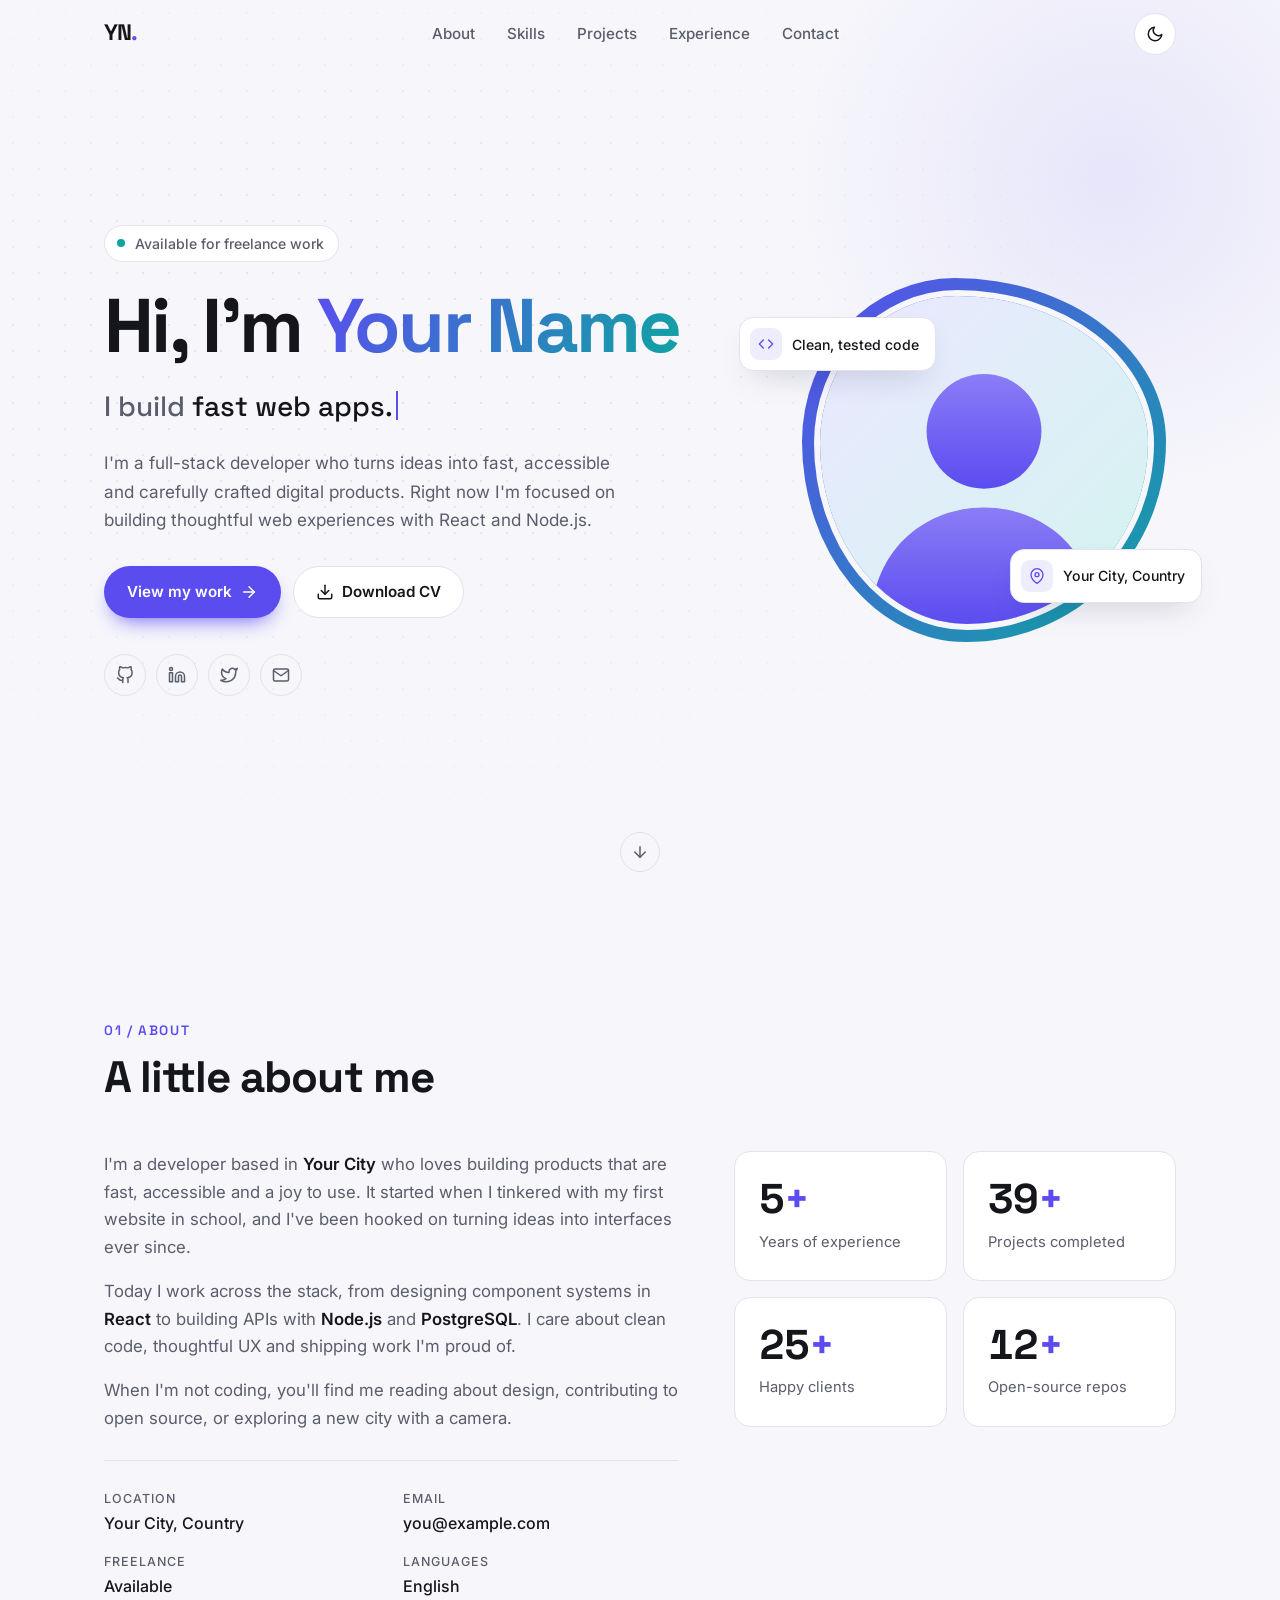
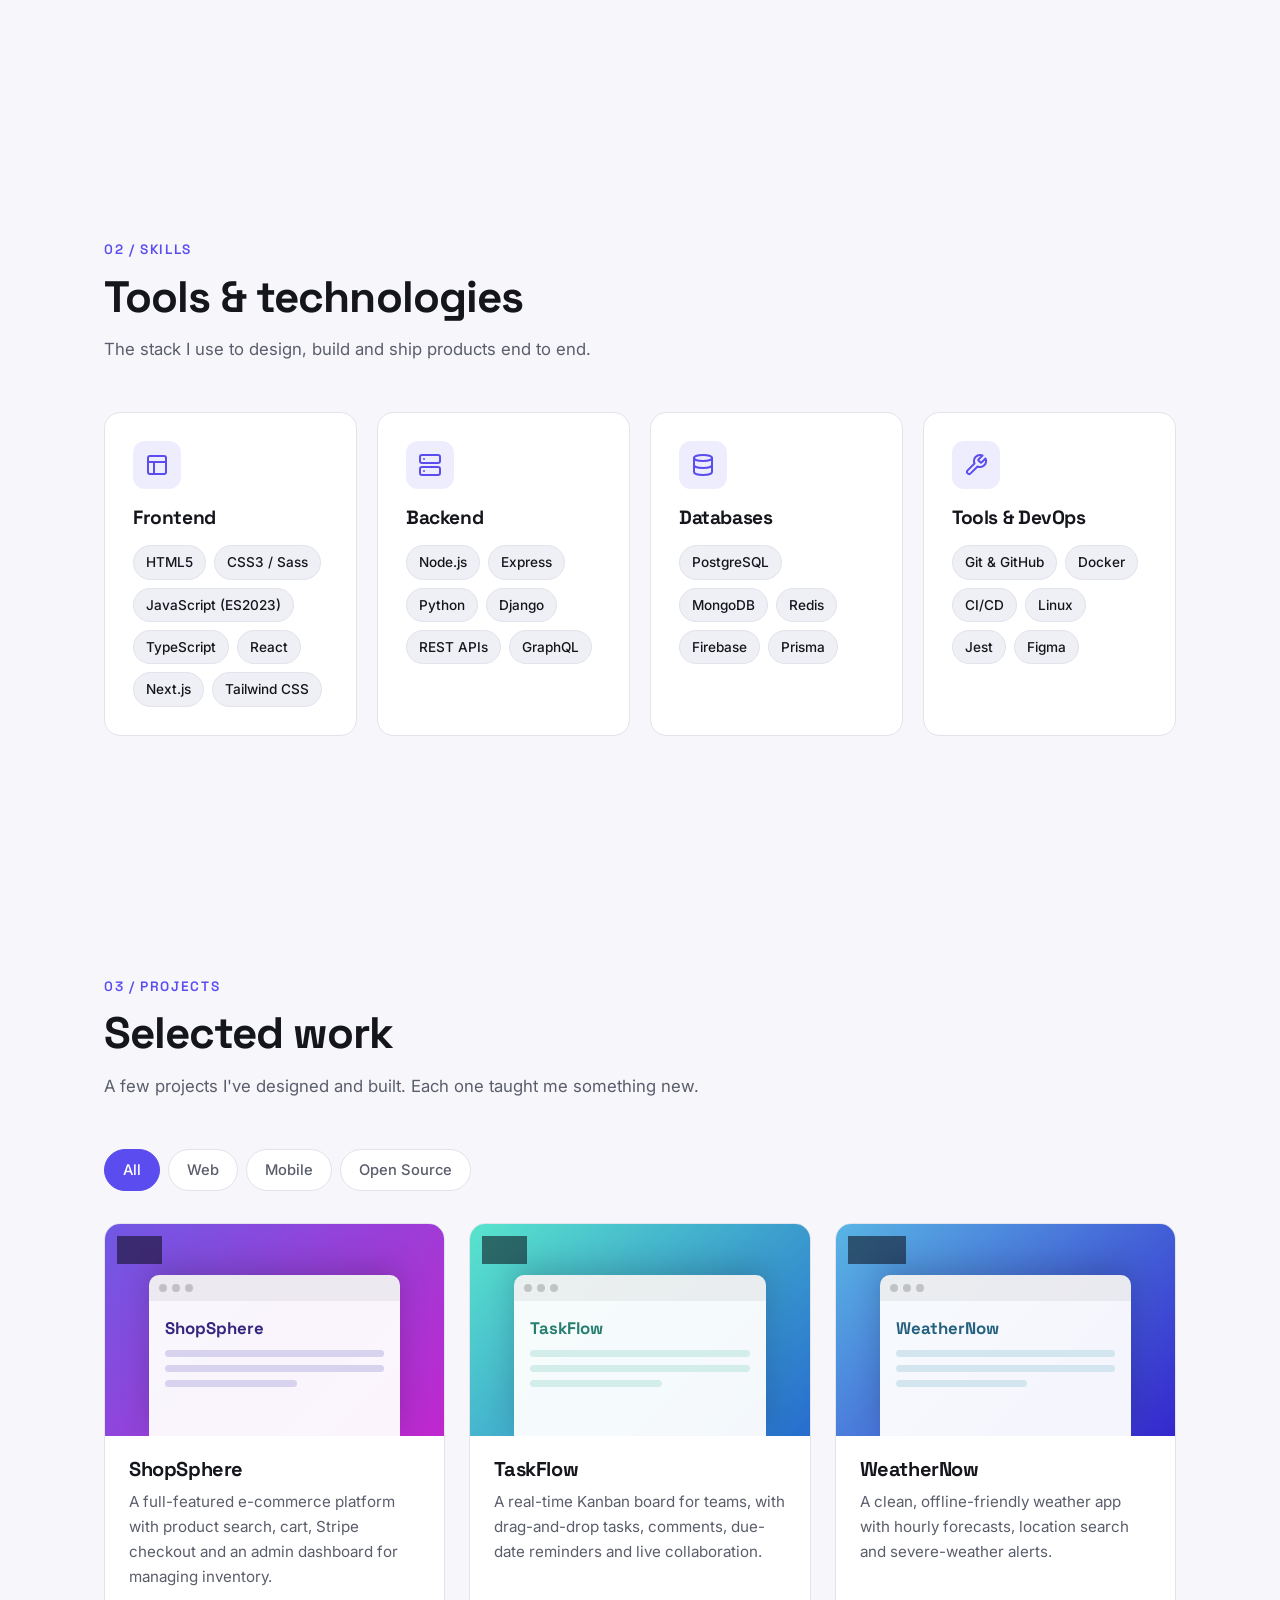
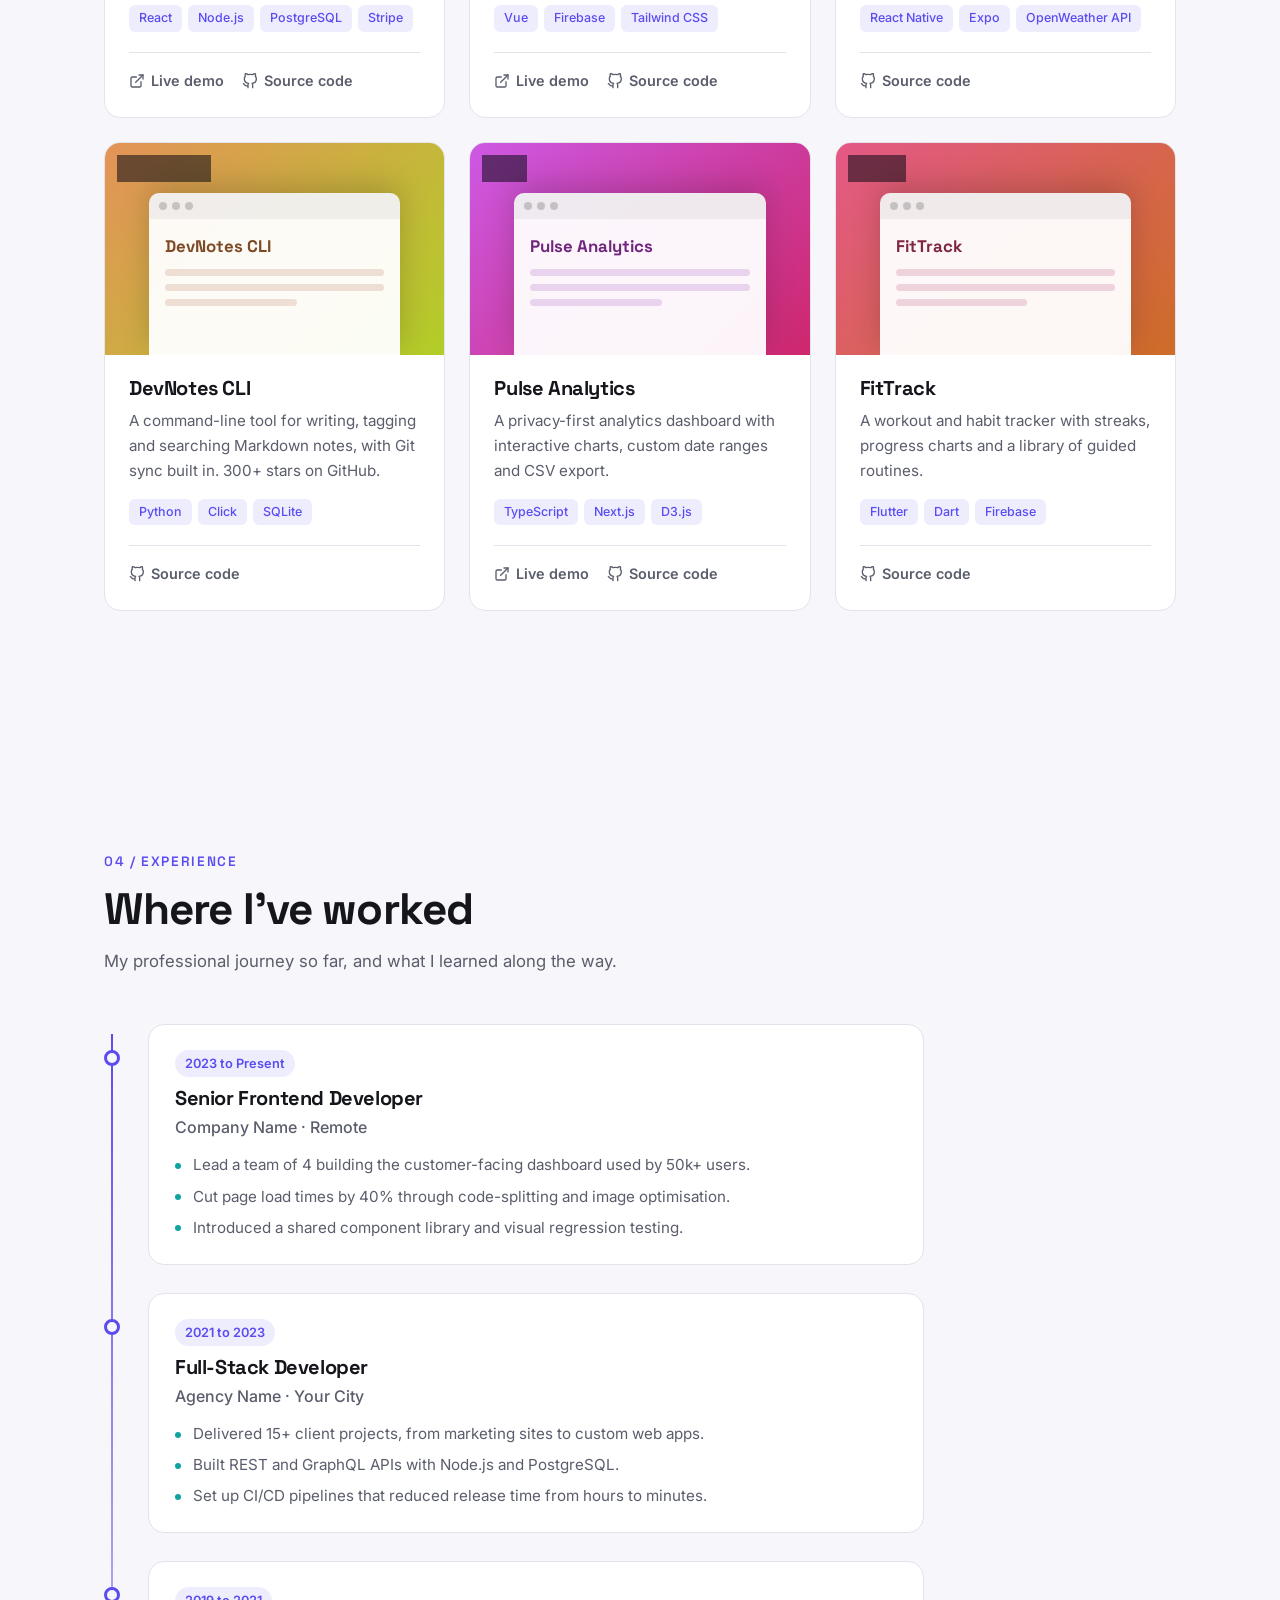
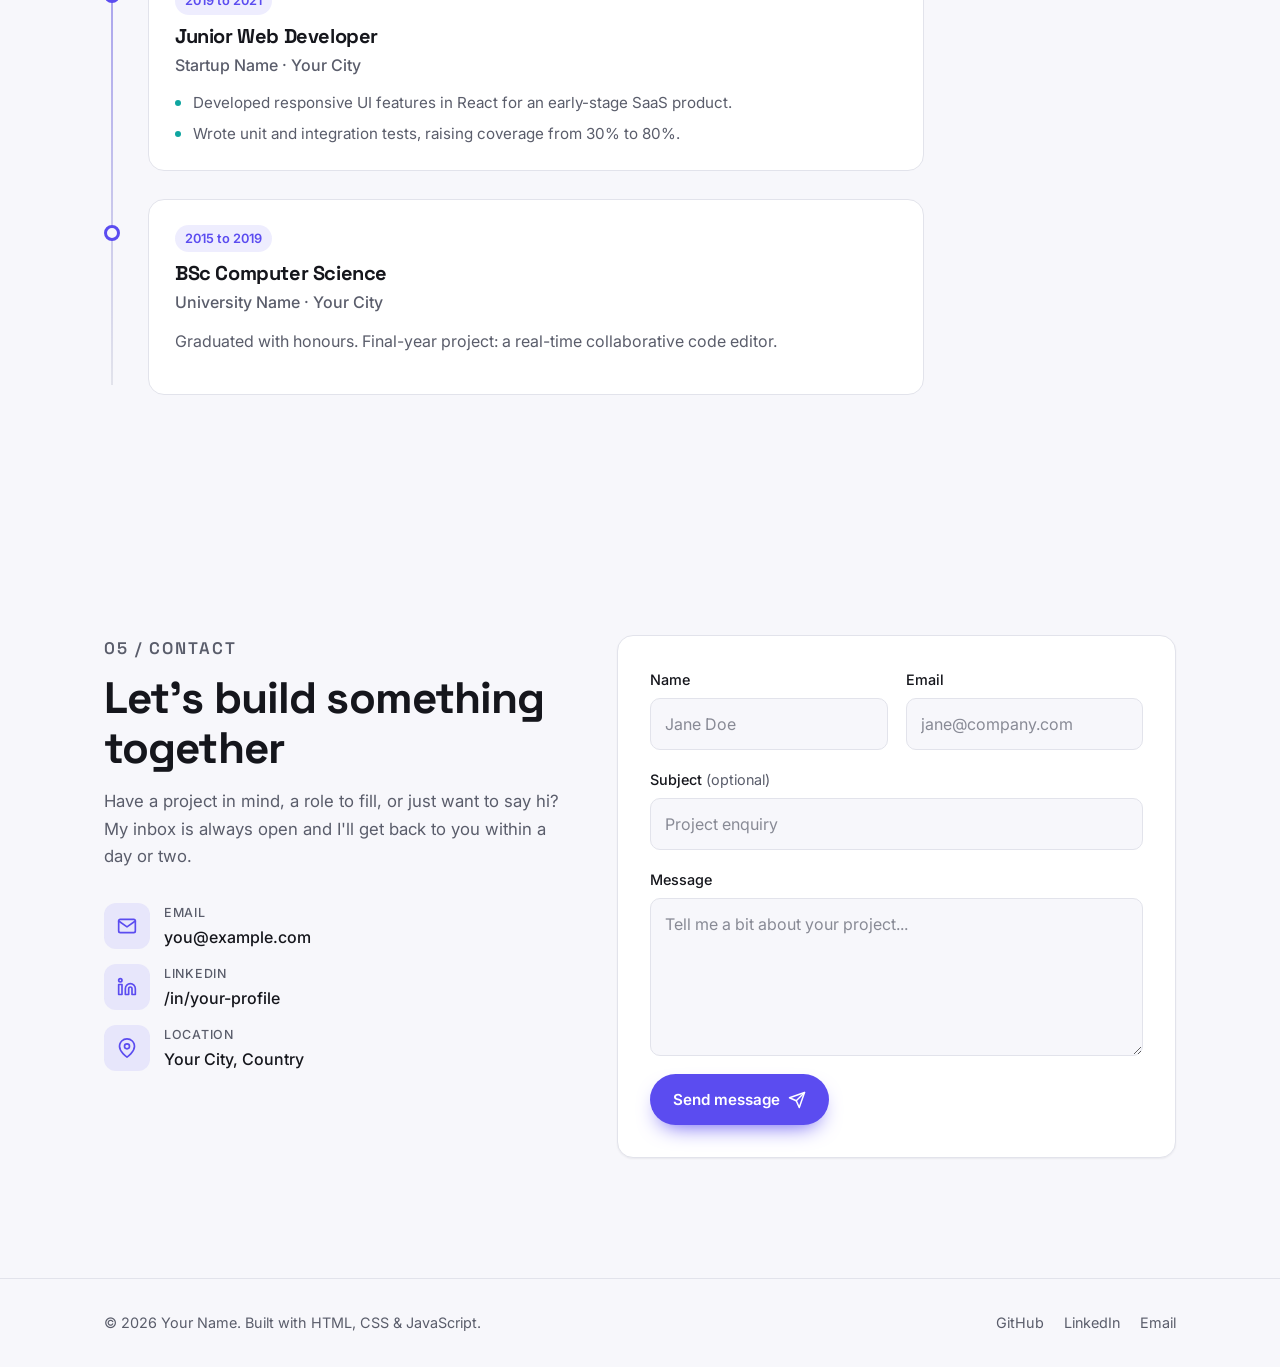
<file: MY_FIRST_SESSION/portfolio/index.html>
<!DOCTYPE html>
<html lang="en">
<head>
  <meta charset="UTF-8" />
  <meta name="viewport" content="width=device-width, initial-scale=1.0" />
  <title>Your Name | Full-Stack Developer</title>
  <meta name="description" content="Portfolio of Your Name, a full-stack developer building fast, accessible and beautifully crafted web applications." />
  <meta name="author" content="Your Name" />
  <meta name="theme-color" content="#f7f7fb" media="(prefers-color-scheme: light)" />
  <meta name="theme-color" content="#0d0e13" media="(prefers-color-scheme: dark)" />

  <!-- Open Graph / social sharing -->
  <meta property="og:type" content="website" />
  <meta property="og:title" content="Your Name | Full-Stack Developer" />
  <meta property="og:description" content="Fast, accessible and beautifully crafted web applications." />

  <link rel="icon" href="assets/favicon.svg" type="image/svg+xml" />
  <link rel="preconnect" href="https://fonts.googleapis.com" />
  <link rel="preconnect" href="https://fonts.gstatic.com" crossorigin />
  <link href="https://fonts.googleapis.com/css2?family=Inter:wght@400;500;600&family=Space+Grotesk:wght@500;600;700&display=swap" rel="stylesheet" />
  <link rel="stylesheet" href="css/style.css" />

  <!-- Runs before first paint: enables JS-only styles and applies a saved theme without a flash -->
  <script>
    document.documentElement.classList.add('js');
    try {
      var savedTheme = localStorage.getItem('theme');
      if (savedTheme) document.documentElement.setAttribute('data-theme', savedTheme);
    } catch (e) {}
  </script>
  <script src="js/data.js" defer></script>
  <script src="js/main.js" defer></script>
</head>
<body>
  <a class="skip-link" href="#main">Skip to content</a>

  <!-- ============ Header ============ -->
  <header class="site-header">
    <nav class="nav container" aria-label="Primary">
      <a href="#home" class="logo" aria-label="Your Name, back to top">YN<span>.</span></a>

      <ul class="nav-links" id="nav-links">
        <li><a href="#about">About</a></li>
        <li><a href="#skills">Skills</a></li>
        <li><a href="#projects">Projects</a></li>
        <li><a href="#experience">Experience</a></li>
        <li><a href="#contact">Contact</a></li>
      </ul>

      <div class="nav-actions">
        <button class="icon-btn theme-toggle" id="theme-toggle" type="button" aria-label="Toggle color theme">
          <svg class="icon icon-moon" viewBox="0 0 24 24" aria-hidden="true"><path d="M21 12.79A9 9 0 1 1 11.21 3 7 7 0 0 0 21 12.79z"/></svg>
          <svg class="icon icon-sun" viewBox="0 0 24 24" aria-hidden="true"><circle cx="12" cy="12" r="5"/><line x1="12" y1="1" x2="12" y2="3"/><line x1="12" y1="21" x2="12" y2="23"/><line x1="4.22" y1="4.22" x2="5.64" y2="5.64"/><line x1="18.36" y1="18.36" x2="19.78" y2="19.78"/><line x1="1" y1="12" x2="3" y2="12"/><line x1="21" y1="12" x2="23" y2="12"/><line x1="4.22" y1="19.78" x2="5.64" y2="18.36"/><line x1="18.36" y1="5.64" x2="19.78" y2="4.22"/></svg>
        </button>
        <button class="icon-btn nav-toggle" id="nav-toggle" type="button" aria-label="Open menu" aria-expanded="false" aria-controls="nav-links">
          <span></span><span></span><span></span>
        </button>
      </div>
    </nav>
  </header>

  <main id="main">
    <!-- ============ Hero ============ -->
    <section class="hero" id="home">
      <div class="container hero-grid">
        <div class="hero-text">
          <p class="eyebrow reveal"><span class="dot" aria-hidden="true"></span> Available for freelance work</p>
          <h1 class="hero-title reveal" style="--delay: 80ms">Hi, I'm <span class="accent">Your Name</span></h1>
          <p class="hero-role reveal" style="--delay: 160ms">
            <span class="sr-only">I build fast web apps, clean APIs and accessible interfaces.</span>
            <span aria-hidden="true">I build <span class="typed" id="typed" data-words='["fast web apps.", "clean APIs.", "accessible interfaces.", "things people love."]'>fast web apps.</span><span class="caret"></span></span>
          </p>
          <p class="hero-blurb reveal" style="--delay: 240ms">
            I'm a full-stack developer who turns ideas into fast, accessible and carefully
            crafted digital products. Right now I'm focused on building thoughtful web
            experiences with React and Node.js.
          </p>
          <div class="hero-cta reveal" style="--delay: 320ms">
            <a href="#projects" class="btn btn-primary">
              View my work
              <svg class="icon" viewBox="0 0 24 24" aria-hidden="true"><line x1="5" y1="12" x2="19" y2="12"/><polyline points="12 5 19 12 12 19"/></svg>
            </a>
            <a href="assets/resume.pdf" class="btn btn-ghost" download>
              <svg class="icon" viewBox="0 0 24 24" aria-hidden="true"><path d="M21 15v4a2 2 0 0 1-2 2H5a2 2 0 0 1-2-2v-4"/><polyline points="7 10 12 15 17 10"/><line x1="12" y1="15" x2="12" y2="3"/></svg>
              Download CV
            </a>
          </div>
          <ul class="socials reveal" style="--delay: 400ms" aria-label="Social links">
            <li><a href="https://github.com/your-username" target="_blank" rel="noopener noreferrer" aria-label="GitHub">
              <svg class="icon" viewBox="0 0 24 24" aria-hidden="true"><path d="M9 19c-5 1.5-5-2.5-7-3m14 6v-3.87a3.37 3.37 0 0 0-.94-2.61c3.14-.35 6.44-1.54 6.44-7A5.44 5.44 0 0 0 20 4.77 5.07 5.07 0 0 0 19.91 1S18.73.65 16 2.48a13.38 13.38 0 0 0-7 0C6.27.65 5.09 1 5.09 1A5.07 5.07 0 0 0 5 4.77a5.44 5.44 0 0 0-1.5 3.78c0 5.42 3.3 6.61 6.44 7A3.37 3.37 0 0 0 9 18.13V22"/></svg>
            </a></li>
            <li><a href="https://www.linkedin.com/in/your-profile" target="_blank" rel="noopener noreferrer" aria-label="LinkedIn">
              <svg class="icon" viewBox="0 0 24 24" aria-hidden="true"><path d="M16 8a6 6 0 0 1 6 6v7h-4v-7a2 2 0 0 0-2-2 2 2 0 0 0-2 2v7h-4v-7a6 6 0 0 1 6-6z"/><rect x="2" y="9" width="4" height="12"/><circle cx="4" cy="4" r="2"/></svg>
            </a></li>
            <li><a href="https://x.com/your-handle" target="_blank" rel="noopener noreferrer" aria-label="X (Twitter)">
              <svg class="icon" viewBox="0 0 24 24" aria-hidden="true"><path d="M23 3a10.9 10.9 0 0 1-3.14 1.53 4.48 4.48 0 0 0-7.86 3v1A10.66 10.66 0 0 1 3 4s-4 9 5 13a11.64 11.64 0 0 1-7 2c9 5 20 0 20-11.5a4.5 4.5 0 0 0-.08-.83A7.72 7.72 0 0 0 23 3z"/></svg>
            </a></li>
            <li><a href="mailto:you@example.com" aria-label="Email">
              <svg class="icon" viewBox="0 0 24 24" aria-hidden="true"><path d="M4 4h16c1.1 0 2 .9 2 2v12c0 1.1-.9 2-2 2H4c-1.1 0-2-.9-2-2V6c0-1.1.9-2 2-2z"/><polyline points="22,6 12,13 2,6"/></svg>
            </a></li>
          </ul>
        </div>

        <div class="hero-visual reveal" style="--delay: 200ms">
          <div class="avatar-wrap">
            <img src="assets/images/avatar.svg" alt="Portrait of Your Name" width="360" height="360" />
          </div>
          <div class="float-card float-card-1" aria-hidden="true">
            <span class="float-icon"><svg class="icon" viewBox="0 0 24 24"><polyline points="16 18 22 12 16 6"/><polyline points="8 6 2 12 8 18"/></svg></span>
            Clean, tested code
          </div>
          <div class="float-card float-card-2" aria-hidden="true">
            <span class="float-icon"><svg class="icon" viewBox="0 0 24 24"><path d="M21 10c0 7-9 13-9 13s-9-6-9-13a9 9 0 0 1 18 0z"/><circle cx="12" cy="10" r="3"/></svg></span>
            Your City, Country
          </div>
        </div>
      </div>

      <a href="#about" class="scroll-hint" aria-label="Scroll to About section">
        <svg class="icon" viewBox="0 0 24 24" aria-hidden="true"><line x1="12" y1="5" x2="12" y2="19"/><polyline points="19 12 12 19 5 12"/></svg>
      </a>
    </section>

    <!-- ============ About ============ -->
    <section class="section" id="about">
      <div class="container">
        <header class="section-head reveal">
          <p class="section-kicker">01 / About</p>
          <h2 class="section-title">A little about me</h2>
        </header>

        <div class="about-grid">
          <div class="about-text reveal">
            <p>
              I'm a developer based in <strong>Your City</strong> who loves building products that
              are fast, accessible and a joy to use. It started when I tinkered with my first
              website in school, and I've been hooked on turning ideas into interfaces ever since.
            </p>
            <p>
              Today I work across the stack, from designing component systems in <strong>React</strong>
              to building APIs with <strong>Node.js</strong> and <strong>PostgreSQL</strong>. I care
              about clean code, thoughtful UX and shipping work I'm proud of.
            </p>
            <p>
              When I'm not coding, you'll find me reading about design, contributing to open source,
              or exploring a new city with a camera.
            </p>
            <ul class="about-facts">
              <li><span>Location</span> Your City, Country</li>
              <li><span>Email</span> <a href="mailto:you@example.com">you@example.com</a></li>
              <li><span>Freelance</span> Available</li>
              <li><span>Languages</span> English</li>
            </ul>
          </div>

          <div class="stats reveal" style="--delay: 120ms">
            <div class="stat">
              <div class="stat-value"><span data-count="5">5</span><span class="plus">+</span></div>
              <p>Years of experience</p>
            </div>
            <div class="stat">
              <div class="stat-value"><span data-count="40">40</span><span class="plus">+</span></div>
              <p>Projects completed</p>
            </div>
            <div class="stat">
              <div class="stat-value"><span data-count="25">25</span><span class="plus">+</span></div>
              <p>Happy clients</p>
            </div>
            <div class="stat">
              <div class="stat-value"><span data-count="12">12</span><span class="plus">+</span></div>
              <p>Open-source repos</p>
            </div>
          </div>
        </div>
      </div>
    </section>

    <!-- ============ Skills (rendered from js/data.js) ============ -->
    <section class="section" id="skills">
      <div class="container">
        <header class="section-head reveal">
          <p class="section-kicker">02 / Skills</p>
          <h2 class="section-title">Tools &amp; technologies</h2>
          <p class="section-sub">The stack I use to design, build and ship products end to end.</p>
        </header>
        <div class="skills-grid" id="skills-grid"></div>
      </div>
    </section>

    <!-- ============ Projects (rendered from js/data.js) ============ -->
    <section class="section" id="projects">
      <div class="container">
        <header class="section-head reveal">
          <p class="section-kicker">03 / Projects</p>
          <h2 class="section-title">Selected work</h2>
          <p class="section-sub">A few projects I've designed and built. Each one taught me something new.</p>
        </header>
        <div class="filters reveal" id="project-filters" role="group" aria-label="Filter projects by category"></div>
        <div class="projects-grid" id="projects-grid"></div>
        <noscript><p class="section-sub">Enable JavaScript to see my projects, or visit my GitHub.</p></noscript>
      </div>
    </section>

    <!-- ============ Experience (rendered from js/data.js) ============ -->
    <section class="section" id="experience">
      <div class="container">
        <header class="section-head reveal">
          <p class="section-kicker">04 / Experience</p>
          <h2 class="section-title">Where I've worked</h2>
          <p class="section-sub">My professional journey so far, and what I learned along the way.</p>
        </header>
        <ol class="timeline" id="timeline"></ol>
      </div>
    </section>

    <!-- ============ Contact ============ -->
    <section class="section" id="contact">
      <div class="container">
        <div class="contact-grid">
          <div class="contact-info reveal">
            <p class="section-kicker">05 / Contact</p>
            <h2 class="section-title">Let's build something together</h2>
            <p>
              Have a project in mind, a role to fill, or just want to say hi?
              My inbox is always open and I'll get back to you within a day or two.
            </p>
            <ul class="contact-list">
              <li>
                <a href="mailto:you@example.com">
                  <span class="ci-icon"><svg class="icon" viewBox="0 0 24 24" aria-hidden="true"><path d="M4 4h16c1.1 0 2 .9 2 2v12c0 1.1-.9 2-2 2H4c-1.1 0-2-.9-2-2V6c0-1.1.9-2 2-2z"/><polyline points="22,6 12,13 2,6"/></svg></span>
                  <span><small>Email</small>you@example.com</span>
                </a>
              </li>
              <li>
                <a href="https://www.linkedin.com/in/your-profile" target="_blank" rel="noopener noreferrer">
                  <span class="ci-icon"><svg class="icon" viewBox="0 0 24 24" aria-hidden="true"><path d="M16 8a6 6 0 0 1 6 6v7h-4v-7a2 2 0 0 0-2-2 2 2 0 0 0-2 2v7h-4v-7a6 6 0 0 1 6-6z"/><rect x="2" y="9" width="4" height="12"/><circle cx="4" cy="4" r="2"/></svg></span>
                  <span><small>LinkedIn</small>/in/your-profile</span>
                </a>
              </li>
              <li>
                <div>
                  <span class="ci-icon"><svg class="icon" viewBox="0 0 24 24" aria-hidden="true"><path d="M21 10c0 7-9 13-9 13s-9-6-9-13a9 9 0 0 1 18 0z"/><circle cx="12" cy="10" r="3"/></svg></span>
                  <span><small>Location</small>Your City, Country</span>
                </div>
              </li>
            </ul>
          </div>

          <!--
            Contact form. With no backend it opens the visitor's email app (mailto).
            To receive messages directly, create a free form at https://formspree.io
            and set data-endpoint="https://formspree.io/f/your-id" below.
          -->
          <form class="contact-form reveal" id="contact-form" style="--delay: 120ms"
                data-endpoint="" data-mailto="you@example.com" novalidate>
            <div class="form-row">
              <div class="field">
                <label for="name">Name</label>
                <input id="name" name="name" type="text" autocomplete="name" placeholder="Jane Doe" required aria-describedby="name-error" />
                <p class="field-error" id="name-error" aria-live="polite"></p>
              </div>
              <div class="field">
                <label for="email">Email</label>
                <input id="email" name="email" type="email" autocomplete="email" placeholder="jane@company.com" required aria-describedby="email-error" />
                <p class="field-error" id="email-error" aria-live="polite"></p>
              </div>
            </div>
            <div class="field">
              <label for="subject">Subject <span class="optional">(optional)</span></label>
              <input id="subject" name="subject" type="text" placeholder="Project enquiry" />
            </div>
            <div class="field">
              <label for="message">Message</label>
              <textarea id="message" name="message" rows="5" minlength="10" placeholder="Tell me a bit about your project..." required aria-describedby="message-error"></textarea>
              <p class="field-error" id="message-error" aria-live="polite"></p>
            </div>
            <!-- Honeypot field: hidden from people, catches spam bots -->
            <div class="hp" aria-hidden="true">
              <label for="website">Leave this field empty</label>
              <input id="website" name="_gotcha" type="text" tabindex="-1" autocomplete="off" />
            </div>
            <div class="form-footer">
              <button type="submit" class="btn btn-primary">
                Send message
                <svg class="icon" viewBox="0 0 24 24" aria-hidden="true"><line x1="22" y1="2" x2="11" y2="13"/><polygon points="22 2 15 22 11 13 2 9 22 2"/></svg>
              </button>
              <p class="form-status" id="form-status" role="status" aria-live="polite"></p>
            </div>
          </form>
        </div>
      </div>
    </section>
  </main>

  <!-- ============ Footer ============ -->
  <footer class="site-footer">
    <div class="container footer-inner">
      <p>&copy; <span id="year">2026</span> Your Name. Built with HTML, CSS &amp; JavaScript.</p>
      <ul class="footer-links">
        <li><a href="https://github.com/your-username" target="_blank" rel="noopener noreferrer">GitHub</a></li>
        <li><a href="https://www.linkedin.com/in/your-profile" target="_blank" rel="noopener noreferrer">LinkedIn</a></li>
        <li><a href="mailto:you@example.com">Email</a></li>
      </ul>
    </div>
  </footer>

  <a href="#home" class="icon-btn back-to-top" id="back-to-top" aria-label="Back to top">
    <svg class="icon" viewBox="0 0 24 24" aria-hidden="true"><line x1="12" y1="19" x2="12" y2="5"/><polyline points="5 12 12 5 19 12"/></svg>
  </a>
</body>
</html>
</file>
<file: MY_FIRST_SESSION/portfolio/css/style.css>
/* ==========================================================================
   Portfolio stylesheet
   1. Design tokens      6. About           11. Footer
   2. Base               7. Skills          12. Animations
   3. Utilities          8. Projects        13. Responsive
   4. Header & nav       9. Experience
   5. Hero              10. Contact
   ========================================================================== */

/* ---------- 1. Design tokens ---------- */
:root {
  --bg: #f7f7fb;
  --surface: #ffffff;
  --surface-2: #eff0f6;
  --text: #15161c;
  --text-muted: #5a5d6b;
  --border: #e2e3eb;
  --accent: #5b4cf0;
  --accent-contrast: #ffffff;
  --accent-soft: rgba(91, 76, 240, 0.1);
  --accent-2: #0ea5a0;
  --success: #11875d;
  --error: #d13a3a;
  --header-bg: rgba(247, 247, 251, 0.8);
  --shadow-sm: 0 1px 2px rgba(20, 20, 40, 0.06);
  --shadow: 0 14px 34px -14px rgba(20, 20, 60, 0.22);

  --font-body: "Inter", system-ui, -apple-system, "Segoe UI", Roboto, sans-serif;
  --font-display: "Space Grotesk", var(--font-body);

  --radius: 16px;
  --radius-sm: 10px;
  --container: 1120px;
  --header-h: 68px;
  --ease: cubic-bezier(0.22, 1, 0.36, 1);

  color-scheme: light;
}

@media (prefers-color-scheme: dark) {
  :root:not([data-theme="light"]) {
    --bg: #0d0e13;
    --surface: #151720;
    --surface-2: #1c1f2b;
    --text: #ececf2;
    --text-muted: #9ea1b0;
    --border: #262937;
    --accent: #8e82ff;
    --accent-contrast: #0d0e13;
    --accent-soft: rgba(142, 130, 255, 0.14);
    --accent-2: #2dd4bf;
    --success: #34d399;
    --error: #ff7070;
    --header-bg: rgba(13, 14, 19, 0.75);
    --shadow-sm: 0 1px 2px rgba(0, 0, 0, 0.4);
    --shadow: 0 16px 38px -14px rgba(0, 0, 0, 0.65);
    color-scheme: dark;
  }
}

:root[data-theme="dark"] {
  --bg: #0d0e13;
  --surface: #151720;
  --surface-2: #1c1f2b;
  --text: #ececf2;
  --text-muted: #9ea1b0;
  --border: #262937;
  --accent: #8e82ff;
  --accent-contrast: #0d0e13;
  --accent-soft: rgba(142, 130, 255, 0.14);
  --accent-2: #2dd4bf;
  --success: #34d399;
  --error: #ff7070;
  --header-bg: rgba(13, 14, 19, 0.75);
  --shadow-sm: 0 1px 2px rgba(0, 0, 0, 0.4);
  --shadow: 0 16px 38px -14px rgba(0, 0, 0, 0.65);
  color-scheme: dark;
}

/* ---------- 2. Base ---------- */
*,
*::before,
*::after {
  box-sizing: border-box;
}

html {
  scroll-behavior: smooth;
  scroll-padding-top: calc(var(--header-h) + 12px);
  -webkit-text-size-adjust: 100%;
}

body {
  margin: 0;
  font-family: var(--font-body);
  font-size: 1rem;
  line-height: 1.65;
  color: var(--text);
  background: var(--bg);
  -webkit-font-smoothing: antialiased;
  overflow-x: hidden;
  transition: background-color 0.3s, color 0.3s;
}

img,
svg {
  display: block;
  max-width: 100%;
}

a {
  color: inherit;
  text-decoration: none;
}

button,
input,
textarea {
  font: inherit;
  color: inherit;
}

h1,
h2,
h3 {
  margin: 0;
  font-family: var(--font-display);
  line-height: 1.15;
  letter-spacing: -0.02em;
}

p {
  margin: 0 0 1rem;
}

ul,
ol {
  list-style: none;
  margin: 0;
  padding: 0;
}

:focus-visible {
  outline: 2px solid var(--accent);
  outline-offset: 3px;
  border-radius: 6px;
}

::selection {
  background: var(--accent);
  color: var(--accent-contrast);
}

/* ---------- 3. Utilities ---------- */
.container {
  width: 100%;
  max-width: var(--container);
  margin-inline: auto;
  padding-inline: 16px;
}

.sr-only {
  position: absolute;
  width: 1px;
  height: 1px;
  padding: 0;
  margin: -1px;
  overflow: hidden;
  clip: rect(0, 0, 0, 0);
  white-space: nowrap;
  border: 0;
}

.skip-link {
  position: absolute;
  top: -60px;
  left: 16px;
  z-index: 200;
  padding: 10px 16px;
  border-radius: var(--radius-sm);
  background: var(--accent);
  color: var(--accent-contrast);
  font-weight: 600;
  transition: top 0.2s;
}

.skip-link:focus {
  top: 12px;
}

.icon {
  fill: none;
  stroke: currentColor;
  stroke-width: 2;
  stroke-linecap: round;
  stroke-linejoin: round;
}

.icon-btn {
  display: inline-grid;
  place-items: center;
  width: 42px;
  height: 42px;
  padding: 0;
  border: 1px solid var(--border);
  border-radius: 50%;
  background: var(--surface);
  color: var(--text);
  cursor: pointer;
  transition: border-color 0.2s, color 0.2s, transform 0.2s var(--ease);
}

.icon-btn:hover {
  border-color: var(--accent);
  color: var(--accent);
}

.icon-btn svg {
  width: 18px;
  height: 18px;
}

.btn {
  display: inline-flex;
  align-items: center;
  gap: 8px;
  padding: 12px 22px;
  border: 1px solid transparent;
  border-radius: 999px;
  font-size: 0.95rem;
  font-weight: 600;
  cursor: pointer;
  transition: transform 0.2s var(--ease), box-shadow 0.2s, background-color 0.2s,
    border-color 0.2s, color 0.2s;
}

.btn svg {
  width: 18px;
  height: 18px;
}

.btn-primary {
  background: var(--accent);
  color: var(--accent-contrast);
  box-shadow: 0 10px 22px -10px var(--accent);
}

.btn-primary:hover {
  transform: translateY(-2px);
  box-shadow: 0 14px 28px -10px var(--accent);
}

.btn-primary:disabled {
  opacity: 0.6;
  cursor: progress;
  transform: none;
}

.btn-ghost {
  border-color: var(--border);
  background: var(--surface);
}

.btn-ghost:hover {
  border-color: var(--accent);
  color: var(--accent);
  transform: translateY(-2px);
}

/* ---------- 4. Header & nav ---------- */
.site-header {
  position: fixed;
  inset: 0 0 auto 0;
  z-index: 100;
  height: var(--header-h);
  border-bottom: 1px solid transparent;
  transition: background-color 0.3s, border-color 0.3s;
}

.site-header.is-scrolled,
.nav-open .site-header {
  background: var(--header-bg);
  border-bottom-color: var(--border);
  -webkit-backdrop-filter: saturate(180%) blur(14px);
  backdrop-filter: saturate(180%) blur(14px);
}

.nav {
  display: flex;
  align-items: center;
  justify-content: space-between;
  gap: 16px;
  height: 100%;
}

.logo {
  font-family: var(--font-display);
  font-size: 1.4rem;
  font-weight: 700;
  letter-spacing: -0.04em;
}

.logo span {
  color: var(--accent);
}

.nav-links {
  display: flex;
  gap: 4px;
}

.nav-links a {
  display: block;
  padding: 8px 14px;
  border-radius: 999px;
  font-size: 0.95rem;
  font-weight: 500;
  color: var(--text-muted);
  transition: color 0.2s, background-color 0.2s;
}

.nav-links a:hover {
  color: var(--text);
}

.nav-links a.is-active {
  color: var(--accent);
  background: var(--accent-soft);
}

.nav-actions {
  display: flex;
  align-items: center;
  gap: 8px;
}

/* Show the icon for the theme you'd switch to */
.theme-toggle .icon-sun {
  display: none;
}

:root[data-theme="dark"] .theme-toggle .icon-sun {
  display: block;
}

:root[data-theme="dark"] .theme-toggle .icon-moon {
  display: none;
}

@media (prefers-color-scheme: dark) {
  :root:not([data-theme="light"]) .theme-toggle .icon-sun {
    display: block;
  }

  :root:not([data-theme="light"]) .theme-toggle .icon-moon {
    display: none;
  }
}

.nav-toggle {
  display: none;
  align-content: center;
  gap: 4px;
}

.nav-toggle span {
  display: block;
  width: 16px;
  height: 2px;
  border-radius: 2px;
  background: currentColor;
  transition: transform 0.3s var(--ease), opacity 0.2s;
}

.nav-open .nav-toggle span:nth-child(1) {
  transform: translateY(6px) rotate(45deg);
}

.nav-open .nav-toggle span:nth-child(2) {
  opacity: 0;
}

.nav-open .nav-toggle span:nth-child(3) {
  transform: translateY(-6px) rotate(-45deg);
}

/* ---------- 5. Hero ---------- */
.hero {
  position: relative;
  isolation: isolate;
  display: flex;
  align-items: center;
  min-height: 100vh;
  min-height: 100svh;
  padding: calc(var(--header-h) + 48px) 0 96px;
  overflow: hidden;
}

/* Soft glow + dotted grid behind the hero */
.hero::before {
  content: "";
  position: absolute;
  top: -20%;
  right: -15%;
  z-index: -1;
  width: 720px;
  height: 720px;
  background: radial-gradient(circle, var(--accent-soft), transparent 65%);
  pointer-events: none;
}

.hero::after {
  content: "";
  position: absolute;
  inset: 0;
  z-index: -2;
  background-image: radial-gradient(var(--border) 1.2px, transparent 1.2px);
  background-size: 26px 26px;
  -webkit-mask-image: radial-gradient(ellipse at 30% 40%, #000 10%, transparent 65%);
  mask-image: radial-gradient(ellipse at 30% 40%, #000 10%, transparent 65%);
  pointer-events: none;
}

.hero-grid {
  display: grid;
  grid-template-columns: 1.25fr 0.75fr;
  align-items: center;
  gap: 48px;
}

.eyebrow {
  display: inline-flex;
  align-items: center;
  gap: 10px;
  margin-bottom: 20px;
  padding: 6px 14px 6px 12px;
  border: 1px solid var(--border);
  border-radius: 999px;
  background: var(--surface);
  font-size: 0.88rem;
  font-weight: 500;
  color: var(--text-muted);
}

.eyebrow .dot {
  width: 8px;
  height: 8px;
  border-radius: 50%;
  background: var(--accent-2);
  animation: pulse 2s infinite;
}

.hero-title {
  margin-bottom: 14px;
  font-size: clamp(2.6rem, 5vw + 1rem, 4.75rem);
  font-weight: 700;
  letter-spacing: -0.035em;
}

.hero-title .accent {
  background: linear-gradient(120deg, var(--accent), var(--accent-2));
  -webkit-background-clip: text;
  background-clip: text;
  color: transparent;
}

.hero-role {
  min-height: 1.5em;
  margin-bottom: 20px;
  font-family: var(--font-display);
  font-size: clamp(1.25rem, 1.4vw + 1rem, 1.75rem);
  font-weight: 500;
  color: var(--text-muted);
}

.typed {
  color: var(--text);
}

.caret {
  display: inline-block;
  width: 2px;
  height: 1.05em;
  margin-left: 3px;
  vertical-align: -0.15em;
  background: var(--accent);
  animation: blink 1s steps(1) infinite;
}

.hero-blurb {
  max-width: 540px;
  margin-bottom: 32px;
  font-size: 1.075rem;
  color: var(--text-muted);
}

.hero-cta {
  display: flex;
  flex-wrap: wrap;
  gap: 12px;
  margin-bottom: 36px;
}

.socials {
  display: flex;
  gap: 10px;
}

.socials a {
  display: grid;
  place-items: center;
  width: 42px;
  height: 42px;
  border: 1px solid var(--border);
  border-radius: 50%;
  color: var(--text-muted);
  transition: color 0.2s, border-color 0.2s, transform 0.2s var(--ease);
}

.socials a:hover {
  color: var(--accent);
  border-color: var(--accent);
  transform: translateY(-3px);
}

.socials svg {
  width: 18px;
  height: 18px;
}

.hero-visual {
  position: relative;
  justify-self: center;
}

.avatar-wrap {
  position: relative;
  isolation: isolate;
  width: min(340px, 72vw);
  aspect-ratio: 1;
}

.avatar-wrap::before {
  content: "";
  position: absolute;
  inset: -12px;
  z-index: -1;
  border-radius: 42% 58% 55% 45% / 45% 45% 55% 55%;
  background: linear-gradient(135deg, var(--accent), var(--accent-2));
  animation: morph 14s ease-in-out infinite;
}

.avatar-wrap img {
  width: 100%;
  height: 100%;
  object-fit: cover;
  border: 6px solid var(--bg);
  border-radius: 42% 58% 55% 45% / 45% 45% 55% 55%;
  animation: morph 14s ease-in-out infinite;
}

.float-card {
  position: absolute;
  display: flex;
  align-items: center;
  gap: 10px;
  padding: 10px 16px 10px 10px;
  border: 1px solid var(--border);
  border-radius: 14px;
  background: var(--surface);
  box-shadow: var(--shadow);
  font-size: 0.88rem;
  font-weight: 500;
  white-space: nowrap;
  animation: float 6s ease-in-out infinite;
}

.float-icon {
  display: grid;
  place-items: center;
  width: 32px;
  height: 32px;
  border-radius: 9px;
  background: var(--accent-soft);
  color: var(--accent);
}

.float-icon svg {
  width: 16px;
  height: 16px;
}

.float-card-1 {
  top: 8%;
  left: -22%;
}

.float-card-2 {
  right: -14%;
  bottom: 8%;
  animation-delay: -3s;
}

.scroll-hint {
  position: absolute;
  bottom: 28px;
  left: 50%;
  display: grid;
  place-items: center;
  width: 40px;
  height: 40px;
  margin-left: -20px;
  border: 1px solid var(--border);
  border-radius: 50%;
  color: var(--text-muted);
  animation: bob 2.2s ease-in-out infinite;
  transition: color 0.2s, border-color 0.2s;
}

.scroll-hint:hover {
  color: var(--accent);
  border-color: var(--accent);
}

.scroll-hint svg {
  width: 18px;
  height: 18px;
}

/* ---------- Sections (shared) ---------- */
.section {
  padding: clamp(72px, 10vw, 120px) 0;
}

.section-head {
  max-width: 640px;
  margin-bottom: 48px;
}

.section-kicker {
  margin-bottom: 10px;
  font-family: var(--font-display);
  font-size: 0.85rem;
  font-weight: 600;
  letter-spacing: 0.12em;
  text-transform: uppercase;
  color: var(--accent);
}

.section-title {
  margin-bottom: 14px;
  font-size: clamp(2rem, 2.6vw + 1rem, 2.75rem);
  font-weight: 700;
}

.section-sub {
  margin: 0;
  font-size: 1.05rem;
  color: var(--text-muted);
}

/* ---------- 6. About ---------- */
.about-grid {
  display: grid;
  grid-template-columns: 1.3fr 1fr;
  align-items: start;
  gap: 56px;
}

.about-text p {
  font-size: 1.05rem;
  color: var(--text-muted);
}

.about-text strong {
  font-weight: 600;
  color: var(--text);
}

.about-facts {
  display: grid;
  grid-template-columns: repeat(auto-fit, minmax(180px, 1fr));
  gap: 16px 24px;
  margin-top: 28px;
  padding-top: 28px;
  border-top: 1px solid var(--border);
}

.about-facts li {
  display: flex;
  flex-direction: column;
  font-weight: 500;
}

.about-facts span {
  font-size: 0.78rem;
  letter-spacing: 0.08em;
  text-transform: uppercase;
  color: var(--text-muted);
}

.about-facts a:hover {
  color: var(--accent);
}

.stats {
  display: grid;
  grid-template-columns: 1fr 1fr;
  gap: 16px;
}

.stat {
  padding: 26px 24px;
  border: 1px solid var(--border);
  border-radius: var(--radius);
  background: var(--surface);
  transition: transform 0.3s var(--ease), border-color 0.3s;
}

.stat:hover {
  transform: translateY(-4px);
  border-color: var(--accent);
}

.stat-value {
  font-family: var(--font-display);
  font-size: 2.6rem;
  font-weight: 700;
  line-height: 1;
  letter-spacing: -0.03em;
  font-variant-numeric: tabular-nums;
}

.stat-value .plus {
  color: var(--accent);
}

.stat p {
  margin: 10px 0 0;
  font-size: 0.92rem;
  color: var(--text-muted);
}

/* ---------- 7. Skills ---------- */
.skills-grid {
  display: grid;
  grid-template-columns: repeat(auto-fit, minmax(min(100%, 250px), 1fr));
  gap: 20px;
}

.skill-card {
  padding: 28px;
  border: 1px solid var(--border);
  border-radius: var(--radius);
  background: var(--surface);
  transition: transform 0.3s var(--ease), border-color 0.3s, box-shadow 0.3s;
}

.skill-card:hover {
  transform: translateY(-4px);
  border-color: var(--accent);
  box-shadow: var(--shadow);
}

.skill-icon {
  display: grid;
  place-items: center;
  width: 48px;
  height: 48px;
  margin-bottom: 18px;
  border-radius: 12px;
  background: var(--accent-soft);
  color: var(--accent);
}

.skill-icon svg {
  width: 24px;
  height: 24px;
}

.skill-card h3 {
  margin-bottom: 16px;
  font-size: 1.2rem;
}

.chips {
  display: flex;
  flex-wrap: wrap;
  gap: 8px;
}

.chip {
  padding: 5px 12px;
  border: 1px solid var(--border);
  border-radius: 999px;
  background: var(--surface-2);
  font-size: 0.85rem;
  font-weight: 500;
}

/* ---------- 8. Projects ---------- */
.filters {
  display: flex;
  flex-wrap: wrap;
  gap: 8px;
  margin-bottom: 32px;
}

.filter-btn {
  padding: 8px 18px;
  border: 1px solid var(--border);
  border-radius: 999px;
  background: var(--surface);
  font-size: 0.92rem;
  font-weight: 500;
  color: var(--text-muted);
  cursor: pointer;
  transition: color 0.2s, background-color 0.2s, border-color 0.2s;
}

.filter-btn:hover {
  color: var(--text);
  border-color: var(--text-muted);
}

.filter-btn[aria-pressed="true"] {
  border-color: var(--accent);
  background: var(--accent);
  color: var(--accent-contrast);
}

.projects-grid {
  display: grid;
  grid-template-columns: repeat(auto-fill, minmax(min(100%, 320px), 1fr));
  gap: 24px;
}

.project-card {
  display: flex;
  flex-direction: column;
  overflow: hidden;
  border: 1px solid var(--border);
  border-radius: var(--radius);
  background: var(--surface);
  transition: transform 0.3s var(--ease), box-shadow 0.3s, border-color 0.3s;
}

.project-card[hidden] {
  display: none;
}

.project-card:hover {
  transform: translateY(-6px);
  border-color: var(--accent);
  box-shadow: var(--shadow);
}

.project-thumb {
  position: relative;
  aspect-ratio: 16 / 10;
  overflow: hidden;
  background: var(--surface-2);
}

.project-thumb img,
.thumb-placeholder {
  width: 100%;
  height: 100%;
  transition: transform 0.6s var(--ease);
}

.project-thumb img {
  object-fit: cover;
}

.project-card:hover .project-thumb img,
.project-card:hover .thumb-placeholder {
  transform: scale(1.04);
}

/* Generated "browser window" preview, used when a project has no image */
.thumb-placeholder {
  display: flex;
  align-items: flex-end;
  justify-content: center;
  background: linear-gradient(135deg, hsl(var(--h) 72% 62%), hsl(calc(var(--h) + 45) 68% 48%));
}

.mock {
  width: 74%;
  height: 76%;
  overflow: hidden;
  border-radius: 10px 10px 0 0;
  background: rgba(255, 255, 255, 0.95);
  box-shadow: 0 -8px 30px rgba(0, 0, 0, 0.18);
}

.mock-bar {
  display: flex;
  gap: 5px;
  padding: 9px 10px;
  background: rgba(0, 0, 0, 0.05);
}

.mock-bar i {
  width: 8px;
  height: 8px;
  border-radius: 50%;
  background: rgba(0, 0, 0, 0.18);
}

.mock-body {
  display: grid;
  gap: 8px;
  padding: 14px 16px;
}

.mock-body strong {
  font-family: var(--font-display);
  font-size: 1.05rem;
  color: hsl(var(--h) 55% 32%);
}

.mock-body span {
  height: 7px;
  border-radius: 4px;
  background: hsl(var(--h) 45% 88%);
}

.mock-body span.short {
  width: 60%;
}

.project-cat {
  position: absolute;
  top: 12px;
  left: 12px;
  padding: 4px 10px;
  border-radius: 999px;
  background: rgba(10, 10, 20, 0.55);
  -webkit-backdrop-filter: blur(6px);
  backdrop-filter: blur(6px);
  font-size: 0.75rem;
  font-weight: 600;
  color: #fff;
}

.project-body {
  display: flex;
  flex: 1;
  flex-direction: column;
  padding: 22px 24px 24px;
}

.project-body h3 {
  margin-bottom: 8px;
  font-size: 1.25rem;
}

.project-body p {
  flex: 1;
  font-size: 0.95rem;
  color: var(--text-muted);
}

.tags {
  display: flex;
  flex-wrap: wrap;
  gap: 6px;
  margin-bottom: 20px;
}

.tag {
  padding: 3px 10px;
  border-radius: 6px;
  background: var(--accent-soft);
  font-size: 0.78rem;
  font-weight: 500;
  color: var(--accent);
}

.project-links {
  display: flex;
  gap: 18px;
  padding-top: 16px;
  border-top: 1px solid var(--border);
}

.project-links a {
  display: inline-flex;
  align-items: center;
  gap: 6px;
  font-size: 0.9rem;
  font-weight: 600;
  color: var(--text-muted);
  transition: color 0.2s;
}

.project-links a:hover {
  color: var(--accent);
}

.project-links svg {
  width: 16px;
  height: 16px;
}

/* ---------- 9. Experience ---------- */
.timeline {
  position: relative;
  max-width: 820px;
}

.timeline::before {
  content: "";
  position: absolute;
  top: 10px;
  bottom: 10px;
  left: 7px;
  width: 2px;
  background: linear-gradient(var(--accent), var(--border));
}

.timeline-item {
  position: relative;
  padding: 0 0 28px 44px;
}

.timeline-item:last-child {
  padding-bottom: 0;
}

.timeline-item::before {
  content: "";
  position: absolute;
  top: 26px;
  left: 0;
  width: 16px;
  height: 16px;
  border: 3px solid var(--accent);
  border-radius: 50%;
  background: var(--bg);
}

.timeline-card {
  padding: 24px 26px;
  border: 1px solid var(--border);
  border-radius: var(--radius);
  background: var(--surface);
  transition: border-color 0.3s, box-shadow 0.3s;
}

.timeline-card:hover {
  border-color: var(--accent);
  box-shadow: var(--shadow);
}

.timeline-period {
  display: inline-block;
  margin-bottom: 10px;
  padding: 3px 10px;
  border-radius: 999px;
  background: var(--accent-soft);
  font-size: 0.8rem;
  font-weight: 600;
  color: var(--accent);
}

.timeline-card h3 {
  margin-bottom: 4px;
  font-size: 1.25rem;
}

.timeline-org {
  margin-bottom: 12px;
  font-weight: 500;
  color: var(--text-muted);
}

.timeline-summary {
  color: var(--text-muted);
}

.timeline-points {
  display: grid;
  gap: 6px;
}

.timeline-points li {
  position: relative;
  padding-left: 18px;
  font-size: 0.95rem;
  color: var(--text-muted);
}

.timeline-points li::before {
  content: "";
  position: absolute;
  top: 0.68em;
  left: 0;
  width: 6px;
  height: 6px;
  border-radius: 50%;
  background: var(--accent-2);
}

/* ---------- 10. Contact ---------- */
.contact-grid {
  display: grid;
  grid-template-columns: 0.9fr 1.1fr;
  gap: 56px;
}

.contact-info > p {
  font-size: 1.05rem;
  color: var(--text-muted);
}

.contact-list {
  display: grid;
  gap: 14px;
  margin-top: 32px;
}

.contact-list a,
.contact-list div {
  display: flex;
  align-items: center;
  gap: 14px;
  font-weight: 500;
}

.contact-list a:hover {
  color: var(--accent);
}

.contact-list small {
  display: block;
  font-size: 0.78rem;
  font-weight: 500;
  letter-spacing: 0.06em;
  text-transform: uppercase;
  color: var(--text-muted);
}

.ci-icon {
  display: grid;
  flex-shrink: 0;
  place-items: center;
  width: 46px;
  height: 46px;
  border-radius: 12px;
  background: var(--accent-soft);
  color: var(--accent);
}

.ci-icon svg {
  width: 20px;
  height: 20px;
}

.contact-form {
  display: grid;
  gap: 18px;
  padding: 32px;
  border: 1px solid var(--border);
  border-radius: var(--radius);
  background: var(--surface);
  box-shadow: var(--shadow-sm);
}

.form-row {
  display: grid;
  grid-template-columns: 1fr 1fr;
  gap: 18px;
}

.field {
  display: grid;
  gap: 6px;
}

.field label {
  font-size: 0.9rem;
  font-weight: 500;
}

.field .optional {
  font-weight: 400;
  color: var(--text-muted);
}

.field input,
.field textarea {
  width: 100%;
  padding: 12px 14px;
  border: 1px solid var(--border);
  border-radius: var(--radius-sm);
  background: var(--bg);
  transition: border-color 0.2s, box-shadow 0.2s;
}

.field textarea {
  min-height: 140px;
  resize: vertical;
}

.field input::placeholder,
.field textarea::placeholder {
  color: var(--text-muted);
  opacity: 0.7;
}

.field input:focus,
.field textarea:focus {
  outline: none;
  border-color: var(--accent);
  box-shadow: 0 0 0 4px var(--accent-soft);
}

.field.has-error input,
.field.has-error textarea {
  border-color: var(--error);
}

.field-error {
  margin: 0;
  font-size: 0.82rem;
  color: var(--error);
}

.field-error:empty {
  display: none;
}

.hp {
  position: absolute;
  left: -9999px;
  width: 1px;
  height: 1px;
  overflow: hidden;
}

.form-footer {
  display: flex;
  flex-wrap: wrap;
  align-items: center;
  gap: 16px;
}

.form-status {
  margin: 0;
  font-size: 0.92rem;
  font-weight: 500;
}

.form-status.is-success {
  color: var(--success);
}

.form-status.is-error {
  color: var(--error);
}

/* ---------- 11. Footer ---------- */
.site-footer {
  padding: 32px 0;
  border-top: 1px solid var(--border);
}

.footer-inner {
  display: flex;
  flex-wrap: wrap;
  align-items: center;
  justify-content: space-between;
  gap: 16px;
  font-size: 0.9rem;
  color: var(--text-muted);
}

.footer-inner p {
  margin: 0;
}

.footer-links {
  display: flex;
  gap: 20px;
}

.footer-links a:hover {
  color: var(--accent);
}

.back-to-top {
  position: fixed;
  right: 20px;
  bottom: 20px;
  z-index: 90;
  box-shadow: var(--shadow);
  opacity: 0;
  visibility: hidden;
  translate: 0 12px;
  transition: opacity 0.3s, visibility 0.3s, translate 0.3s var(--ease), border-color 0.2s, color 0.2s;
}

.back-to-top.is-visible {
  opacity: 1;
  visibility: visible;
  translate: 0 0;
}

/* ---------- 12. Animations ---------- */

/* Scroll reveal. Uses the `translate` property so it never fights hover `transform`s. */
.js .reveal {
  opacity: 0;
}

.js .reveal.is-visible {
  opacity: 1;
  animation: reveal-up 0.8s var(--ease) backwards;
  animation-delay: var(--delay, 0s);
}

@keyframes reveal-up {
  from {
    opacity: 0;
    translate: 0 28px;
  }
  to {
    opacity: 1;
    translate: 0 0;
  }
}

@keyframes pulse {
  0% {
    box-shadow: 0 0 0 0 color-mix(in srgb, var(--accent-2) 60%, transparent);
  }
  70% {
    box-shadow: 0 0 0 8px transparent;
  }
  100% {
    box-shadow: 0 0 0 0 transparent;
  }
}

@keyframes blink {
  50% {
    opacity: 0;
  }
}

@keyframes morph {
  0%,
  100% {
    border-radius: 42% 58% 55% 45% / 45% 45% 55% 55%;
  }
  33% {
    border-radius: 58% 42% 40% 60% / 55% 60% 40% 45%;
  }
  66% {
    border-radius: 50% 50% 62% 38% / 40% 55% 45% 60%;
  }
}

@keyframes float {
  0%,
  100% {
    translate: 0 0;
  }
  50% {
    translate: 0 -10px;
  }
}

@keyframes bob {
  0%,
  100% {
    translate: 0 0;
  }
  50% {
    translate: 0 6px;
  }
}

@media (prefers-reduced-motion: reduce) {
  html {
    scroll-behavior: auto;
  }

  *,
  *::before,
  *::after {
    animation-duration: 0.01ms !important;
    animation-iteration-count: 1 !important;
    transition-duration: 0.01ms !important;
  }
}

/* ---------- 13. Responsive ---------- */
@media (min-width: 640px) {
  .container {
    padding-inline: 24px;
  }
}

@media (max-width: 900px) {
  .hero-grid {
    grid-template-columns: 1fr;
    gap: 64px;
  }

  .avatar-wrap {
    width: min(280px, 64vw);
  }

  .float-card-1 {
    left: -12%;
  }

  .float-card-2 {
    right: -10%;
  }

  .about-grid,
  .contact-grid {
    grid-template-columns: 1fr;
    gap: 40px;
  }
}

@media (max-width: 820px) {
  .nav-toggle {
    display: inline-grid;
  }

  .nav-links {
    position: fixed;
    top: var(--header-h);
    right: 0;
    left: 0;
    flex-direction: column;
    gap: 4px;
    padding: 12px 16px 20px;
    border-bottom: 1px solid var(--border);
    background: var(--surface);
    box-shadow: var(--shadow);
    opacity: 0;
    visibility: hidden;
    translate: 0 -8px;
    transition: opacity 0.25s, visibility 0.25s, translate 0.25s var(--ease);
  }

  .nav-open .nav-links {
    opacity: 1;
    visibility: visible;
    translate: 0 0;
  }

  .nav-links a {
    padding: 12px 14px;
    border-radius: var(--radius-sm);
    font-size: 1rem;
  }
}

@media (max-width: 520px) {
  .hero {
    padding-bottom: 72px;
  }

  .scroll-hint {
    display: none;
  }

  .float-card {
    font-size: 0.8rem;
  }

  .float-card-1 {
    left: -6%;
  }

  .float-card-2 {
    right: -6%;
  }

  .stats {
    gap: 12px;
  }

  .stat {
    padding: 20px 18px;
  }

  .stat-value {
    font-size: 2.1rem;
  }

  .form-row {
    grid-template-columns: 1fr;
  }

  .contact-form {
    padding: 22px;
  }

  .timeline-item {
    padding-left: 32px;
  }

  .timeline-card {
    padding: 20px;
  }
}
</file>
